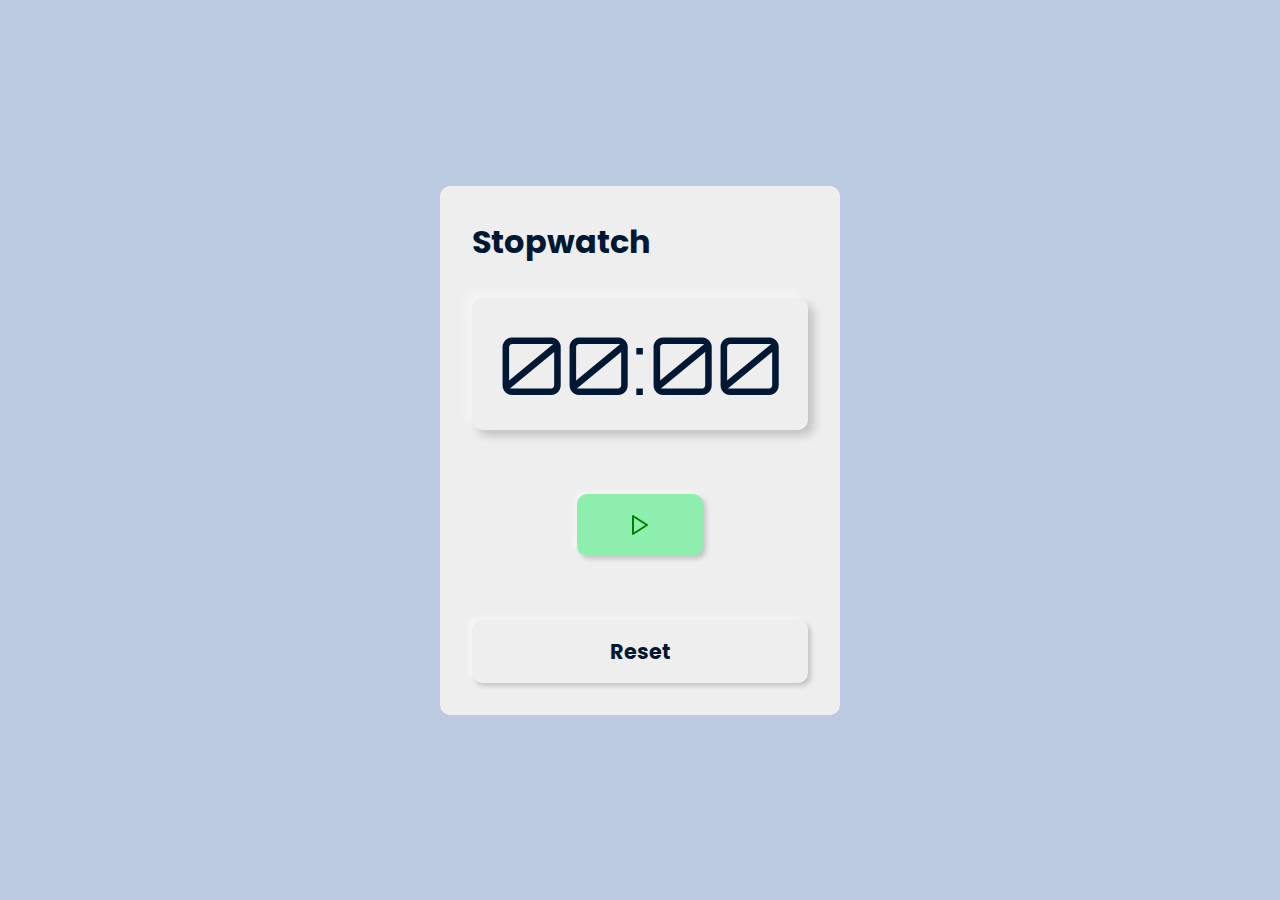
<file: index.html>
<!DOCTYPE html>
<html lang="en">

<head>
    <meta charset="UTF-8">
    <meta http-equiv="X-UA-Compatible" content="IE=edge">
    <meta name="viewport" content="width=device-width, initial-scale=1.0">
    <title>Stopwatch</title>
    <link rel="stylesheet" href="style.css">
</head>

<body>
    <div class="container ">
        <main>
            <h1 margin-bottom>Stopwatch</h1>
            <div class="jumbotron margin-top ">
                <!-- timer -->
                <div class="timer">
                    <span class="minutes">00</span>:<span class="seconds">00</span>
                </div>
            </div>
            <!-- timer buttons -->
            <div class="timer-buttons margin-top">
                <button class="startBtn Btn"><img src="/img/play.svg" alt=""></button>
                <button class="stopBtn Btn display"><img src="/img/pause.svg" alt=""></button>
            </div>
            <button class="resetBtn  margin-top ">Reset</button>

        </main>
    </div>


    <script src="/app.js"></script>
</body>

</html>
</file>
<file: style.css>
@import url("https://fonts.googleapis.com/css2?family=Orbitron:wght@400;500&display=swap");
/* POPPINS */
@import url("https://fonts.googleapis.com/css2?family=Poppins:wght@300;400;500;700&display=swap");

/*! must before all */

* {
  margin: 0;
  padding: 0;
  box-sizing: border-box;
  color: #001833;
}

body {
  font-family: "Poppins", sans-serif;
  background-color: #bbcae0;
}

main {
  width: 80%;
  max-width: 400px;
  margin: 0 auto;
  padding: 2rem;
}

.container {
  display: flex;
  flex-direction: column;
  min-height: 100vh;
  justify-content: center;
}

button {
  cursor: pointer;
}

button:hover {
  box-shadow: 6px 6px 10px rgba(0, 0, 0, 0.18),
    -6px -6px 10px rgba(255, 255, 255, 0.48);
}
main,
button,
.jumbotron {
  border-radius: 10px;
  background-color: #eeeeee;
}

.jumbotron {
  padding: 1rem 0.5rem;
  margin: 0 auto;
  font-family: "Orbitron", sans-serif;
  box-shadow: 6px 6px 10px rgba(0, 0, 0, 0.18),
    -6px -6px 10px rgba(255, 255, 255, 0.48);
}

.timer-buttons {
  display: flex;
  justify-content: space-between;
  margin: 0 auto;
}

.margin-top {
  margin-top: 2rem;
}

.resetBtn {
  width: 100%;
}

.startBtn,
.stopBtn,
.resetBtn {
  padding: 1rem 3rem;
  font-size: 1.3rem;
  border: none;
  font-weight: bold;
  font-family: "Poppins", sans-serif;
  box-shadow: 3px 3px 5px rgba(0, 0, 0, 0.18),
    -3px -3px 5px rgba(255, 255, 255, 0.48);
}

.Btn:focus {
  box-shadow: 6px 6px 10px rgba(0, 0, 0, 0.18),
    -6px -6px 10px rgba(255, 255, 255, 0.48);
}

.timer {
  font-size: 5rem;
  text-align: center;
}

.timer-buttons {
  display: flex;
  justify-content: center;
}

.startBtn {
  background-color: rgba(56, 238, 117, 0.527);
}
.startBtn:hover {
  border: 3px solid rgb(0, 255, 85);
}

.stopBtn {
  background-color: rgba(238, 56, 102, 0.527);
}
.stopBtn:hover {
  border: 3px solid rgb(255, 0, 85);
}

.display {
  display: none;
}

.startBtn,
.stopBtn {
  margin: 2rem 0;
  border: 3px solid rgba(255, 255, 255, 0);
}

.Btn img {
  display: flex;
}

@media (max-width: 500px) {
  .startBtn,
  .stopBtn,
  .resetBtn {
    padding: 0.5rem 1.5rem;
    font-weight: bold;
    font-family: "Poppins", sans-serif;
  }

  .timer {
    font-size: 3rem;
    text-align: center;
  }
}
</file>
